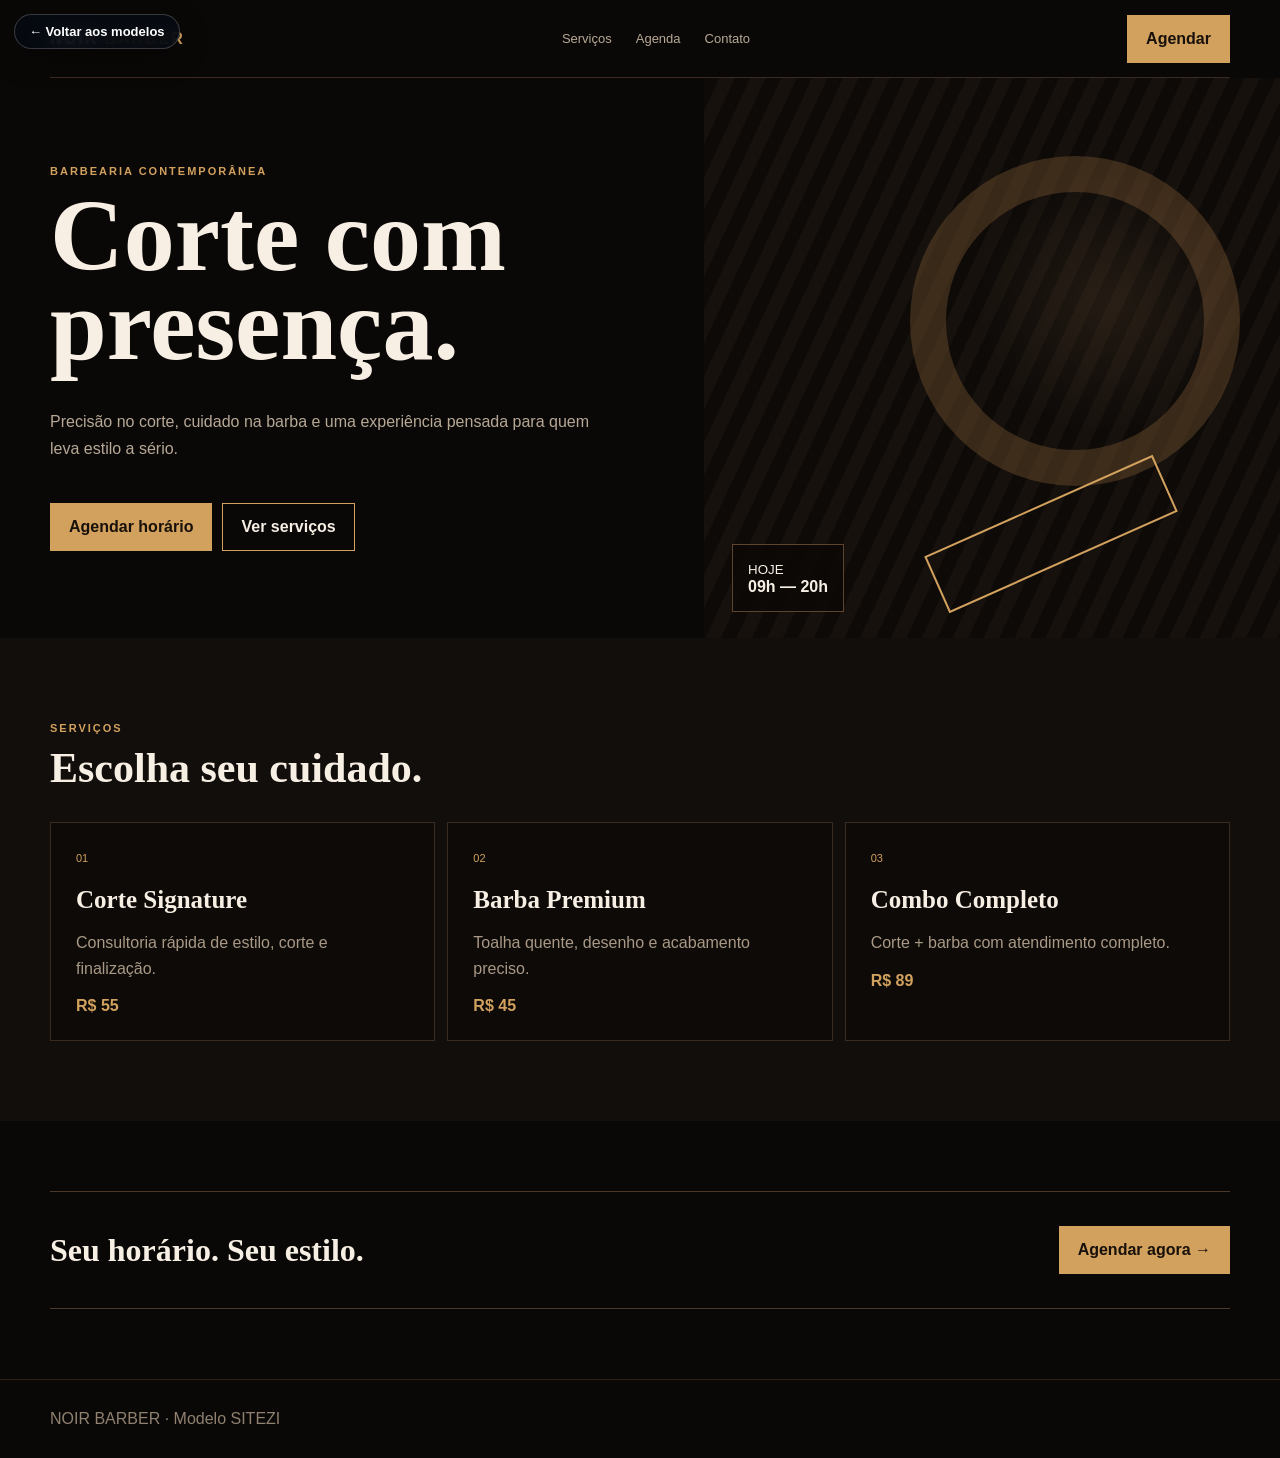
<file: modelo-barbearia.html>
<!doctype html>
<html lang="pt-BR">
<head>
<meta charset="utf-8">
<meta name="viewport" content="width=device-width,initial-scale=1">
<meta name="theme-color" content="#111">
<title>Barbearia — Modelo SITEZI</title>
<style>
*{box-sizing:border-box}html{scroll-behavior:smooth}body{margin:0;font-family:Inter,Arial,sans-serif}a{text-decoration:none;color:inherit}button{font:inherit}

body{background:#0a0807;color:#f8efe4}.wrap{width:min(1180px,calc(100% - 34px));margin:auto}
.nav{height:78px;display:flex;align-items:center;justify-content:space-between;border-bottom:1px solid #3a2a1f}.brand{font-weight:950;letter-spacing:2px}.brand b{color:#d2a15e}.links{display:flex;gap:24px;color:#b8a995;font-size:13px}
.hero{min-height:560px;display:grid;grid-template-columns:1.1fr .9fr}.copy{padding:80px max(18px,calc((100vw - 1180px)/2));padding-right:30px;display:flex;flex-direction:column;justify-content:center}.ey{color:#d2a15e;font-size:11px;letter-spacing:2px;font-weight:900}.copy h1{font-family:Georgia,serif;font-size:clamp(52px,8vw,102px);line-height:.88;margin:14px 0 22px}.copy p{color:#b7a896;max-width:570px;line-height:1.7}.actions{display:flex;gap:10px;margin-top:25px}.btn{padding:14px 18px;border-radius:0;border:1px solid #d2a15e;background:#d2a15e;color:#18100a;font-weight:900}.btn.alt{background:transparent;color:#f8efe4}
.visual{position:relative;overflow:hidden;background:radial-gradient(circle at 70% 40%,#7a5a3c33,transparent 25%),repeating-linear-gradient(115deg,#0d0a08 0 14px,#16110d 14px 28px)}.ring{position:absolute;width:330px;height:330px;border:36px solid #8c6339;opacity:.35;border-radius:50%;right:7%;top:14%}.blade{position:absolute;right:18%;bottom:13%;width:250px;height:62px;border:2px solid #d2a15e;transform:rotate(-24deg)}.stamp{position:absolute;left:28px;bottom:26px;padding:15px;border:1px solid #5d442f;background:#0b0806cc}
.services{padding:80px 0;background:#120e0b}.section-title{font-family:Georgia,serif;font-size:42px;margin:8px 0 30px}.grid{display:grid;grid-template-columns:repeat(3,1fr);gap:12px}.card{border:1px solid #3a2a1f;padding:25px;background:#0d0a08}.card span{color:#d2a15e;font-size:11px}.card h3{font-family:Georgia,serif;font-size:25px;margin:20px 0 10px}.card p{color:#a99986;line-height:1.6}.price{margin-top:16px;font-weight:900;color:#d2a15e}
.quote{padding:70px 0}.quote .box{border-top:1px solid #4c3828;border-bottom:1px solid #4c3828;padding:34px 0;display:flex;justify-content:space-between;gap:20px;align-items:center}.quote strong{font-family:Georgia,serif;font-size:32px}
footer{padding:30px 0;color:#8f806f;border-top:1px solid #2b2018}
@media(max-width:760px){.links{display:none}.hero{grid-template-columns:1fr}.copy{padding:56px 18px}.visual{min-height:330px}.grid{grid-template-columns:1fr}.quote .box{display:block}}

</style>

<style id="sitezi-model-back-v1">
  .sitezi-model-back{
    position:fixed;
    left:14px;
    top:14px;
    z-index:9999;
    display:inline-flex;
    align-items:center;
    gap:8px;
    padding:10px 14px;
    border-radius:999px;
    background:rgba(5,10,18,.88);
    color:#fff;
    border:1px solid rgba(255,255,255,.20);
    backdrop-filter:blur(10px);
    -webkit-backdrop-filter:blur(10px);
    font:800 13px/1 Inter,Arial,sans-serif;
    box-shadow:0 10px 30px rgba(0,0,0,.28);
  }
  .sitezi-model-back:hover{background:rgba(10,20,34,.96)}
  @media(max-width:620px){
    .sitezi-model-back{
      left:10px;
      top:10px;
      padding:9px 12px;
      font-size:12px;
    }
  }
</style>

</head>
<body class="barber">
<a class="sitezi-model-back" href="modelos.html" aria-label="Voltar aos modelos">← Voltar aos modelos</a>


<header class="nav wrap"><div class="brand">NOIR <b>BARBER</b></div><nav class="links"><a href="#servicos">Serviços</a><a href="#agenda">Agenda</a><a href="#contato">Contato</a></nav><a class="btn" href="#agenda">Agendar</a></header>
<main>
<section class="hero"><div class="copy"><span class="ey">BARBEARIA CONTEMPORÂNEA</span><h1>Corte com presença.</h1><p>Precisão no corte, cuidado na barba e uma experiência pensada para quem leva estilo a sério.</p><div class="actions"><a class="btn" href="#agenda">Agendar horário</a><a class="btn alt" href="#servicos">Ver serviços</a></div></div><div class="visual"><div class="ring"></div><div class="blade"></div><div class="stamp"><small>HOJE</small><br><b>09h — 20h</b></div></div></section>
<section class="services" id="servicos"><div class="wrap"><span class="ey">SERVIÇOS</span><h2 class="section-title">Escolha seu cuidado.</h2><div class="grid"><article class="card"><span>01</span><h3>Corte Signature</h3><p>Consultoria rápida de estilo, corte e finalização.</p><div class="price">R$ 55</div></article><article class="card"><span>02</span><h3>Barba Premium</h3><p>Toalha quente, desenho e acabamento preciso.</p><div class="price">R$ 45</div></article><article class="card"><span>03</span><h3>Combo Completo</h3><p>Corte + barba com atendimento completo.</p><div class="price">R$ 89</div></article></div></div></section>
<section class="quote"><div class="wrap box"><strong>Seu horário. Seu estilo.</strong><a class="btn" href="#agenda">Agendar agora →</a></div></section>
</main><footer><div class="wrap">NOIR BARBER · Modelo SITEZI</div></footer>

</body></html>
</file>
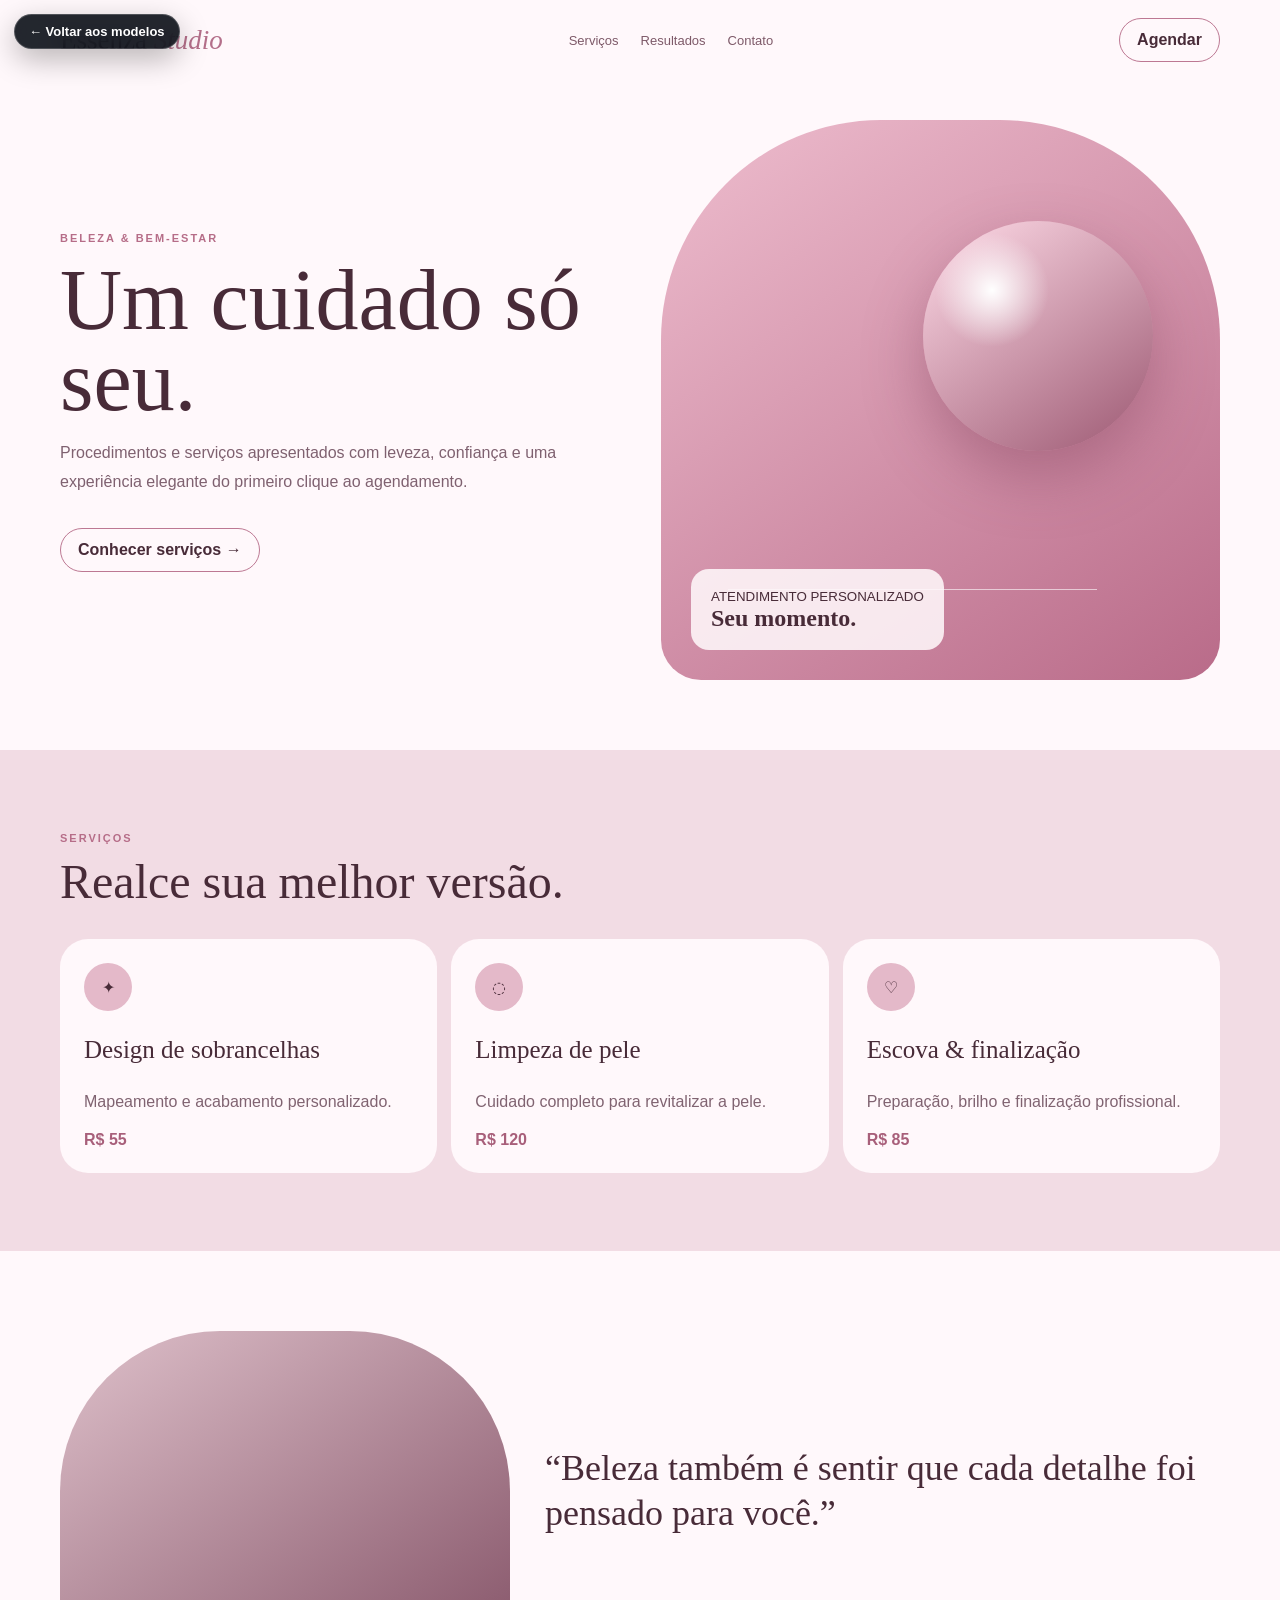
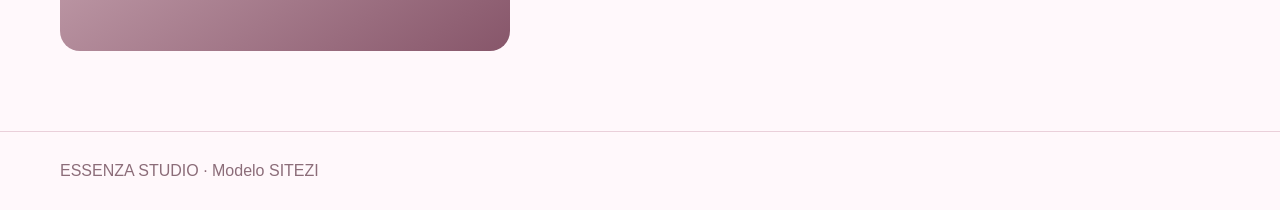
<file: modelo-estetica.html>
<!doctype html>
<html lang="pt-BR">
<head>
<meta charset="utf-8">
<meta name="viewport" content="width=device-width,initial-scale=1">
<meta name="theme-color" content="#111">
<title>Estética & salão — Modelo SITEZI</title>
<style>
*{box-sizing:border-box}html{scroll-behavior:smooth}body{margin:0;font-family:Inter,Arial,sans-serif}a{text-decoration:none;color:inherit}button{font:inherit}

body{background:#fff8fb;color:#482b38}.wrap{width:min(1160px,calc(100% - 34px));margin:auto}.nav{height:80px;display:flex;justify-content:space-between;align-items:center}.brand{font-family:Georgia,serif;font-size:27px}.brand i{color:#b46f8a}.links{display:flex;gap:22px;font-size:13px;color:#7e5a69}.book{padding:12px 17px;border:1px solid #bd7893;border-radius:999px;font-weight:900}
.hero{padding:40px 0 70px}.hero-grid{display:grid;grid-template-columns:1fr 1fr;gap:42px;align-items:center}.ey{color:#b66d88;font-size:11px;font-weight:900;letter-spacing:2px}.copy h1{font-family:Georgia,serif;font-weight:500;font-size:clamp(54px,7vw,86px);line-height:.95;margin:14px 0}.copy p{color:#7f6170;line-height:1.8}.visual{height:560px;border-radius:220px 220px 40px 40px;background:linear-gradient(145deg,#eebdce,#b96b89);position:relative;overflow:hidden}.orb{position:absolute;width:230px;height:230px;border-radius:50%;background:radial-gradient(circle at 30% 30%,#fff,transparent 25%),linear-gradient(145deg,#ffdce8,#9c5872);right:12%;top:18%;box-shadow:0 25px 60px #7b3c5666}.line{position:absolute;left:12%;bottom:16%;width:66%;height:1px;background:#fff9}.note{position:absolute;left:30px;bottom:30px;background:#fff8fbdd;padding:18px 20px;border-radius:18px}.note b{display:block;font-family:Georgia,serif;font-size:24px}
.services{padding:78px 0;background:#f2dce4}.services h2{font-family:Georgia,serif;font-size:48px;font-weight:500;margin:8px 0 30px}.service-grid{display:grid;grid-template-columns:repeat(3,1fr);gap:14px}.card{background:#fff8fb;padding:24px;border-radius:28px}.icon{width:48px;height:48px;border-radius:50%;background:#e4b9c9;display:grid;place-items:center}.card h3{font-family:Georgia,serif;font-size:25px;font-weight:500}.card p{color:#806371;line-height:1.6}.card strong{color:#a85f7a}.test{padding:80px 0}.test .box{display:grid;grid-template-columns:.8fr 1.2fr;gap:35px;align-items:center}.portrait{height:320px;border-radius:160px 160px 20px 20px;background:linear-gradient(145deg,#dec0ca,#87566a)}.quote{font-family:Georgia,serif;font-size:36px;line-height:1.25}footer{padding:30px 0;border-top:1px solid #ead0da;color:#8c6d79}
@media(max-width:760px){.links{display:none}.hero-grid,.test .box{grid-template-columns:1fr}.visual{height:380px}.service-grid{grid-template-columns:1fr}}

</style>

<style id="sitezi-model-back-v1">
  .sitezi-model-back{
    position:fixed;
    left:14px;
    top:14px;
    z-index:9999;
    display:inline-flex;
    align-items:center;
    gap:8px;
    padding:10px 14px;
    border-radius:999px;
    background:rgba(5,10,18,.88);
    color:#fff;
    border:1px solid rgba(255,255,255,.20);
    backdrop-filter:blur(10px);
    -webkit-backdrop-filter:blur(10px);
    font:800 13px/1 Inter,Arial,sans-serif;
    box-shadow:0 10px 30px rgba(0,0,0,.28);
  }
  .sitezi-model-back:hover{background:rgba(10,20,34,.96)}
  @media(max-width:620px){
    .sitezi-model-back{
      left:10px;
      top:10px;
      padding:9px 12px;
      font-size:12px;
    }
  }
</style>

</head>
<body class="beauty">
<a class="sitezi-model-back" href="modelos.html" aria-label="Voltar aos modelos">← Voltar aos modelos</a>


<header class="nav wrap"><div class="brand">Essenza <i>Studio</i></div><nav class="links"><a href="#servicos">Serviços</a><a href="#resultados">Resultados</a><a href="#contato">Contato</a></nav><a class="book" href="#servicos">Agendar</a></header>
<main><section class="hero"><div class="wrap hero-grid"><div class="copy"><span class="ey">BELEZA & BEM-ESTAR</span><h1>Um cuidado só seu.</h1><p>Procedimentos e serviços apresentados com leveza, confiança e uma experiência elegante do primeiro clique ao agendamento.</p><a class="book" style="display:inline-block;margin-top:16px" href="#servicos">Conhecer serviços →</a></div><div class="visual"><div class="orb"></div><div class="line"></div><div class="note"><small>ATENDIMENTO PERSONALIZADO</small><b>Seu momento.</b></div></div></div></section>
<section class="services" id="servicos"><div class="wrap"><span class="ey">SERVIÇOS</span><h2>Realce sua melhor versão.</h2><div class="service-grid"><article class="card"><div class="icon">✦</div><h3>Design de sobrancelhas</h3><p>Mapeamento e acabamento personalizado.</p><strong>R$ 55</strong></article><article class="card"><div class="icon">◌</div><h3>Limpeza de pele</h3><p>Cuidado completo para revitalizar a pele.</p><strong>R$ 120</strong></article><article class="card"><div class="icon">♡</div><h3>Escova & finalização</h3><p>Preparação, brilho e finalização profissional.</p><strong>R$ 85</strong></article></div></div></section>
<section class="test" id="resultados"><div class="wrap box"><div class="portrait"></div><div class="quote">“Beleza também é sentir que cada detalhe foi pensado para você.”</div></div></section></main><footer><div class="wrap">ESSENZA STUDIO · Modelo SITEZI</div></footer>

</body></html>
</file>
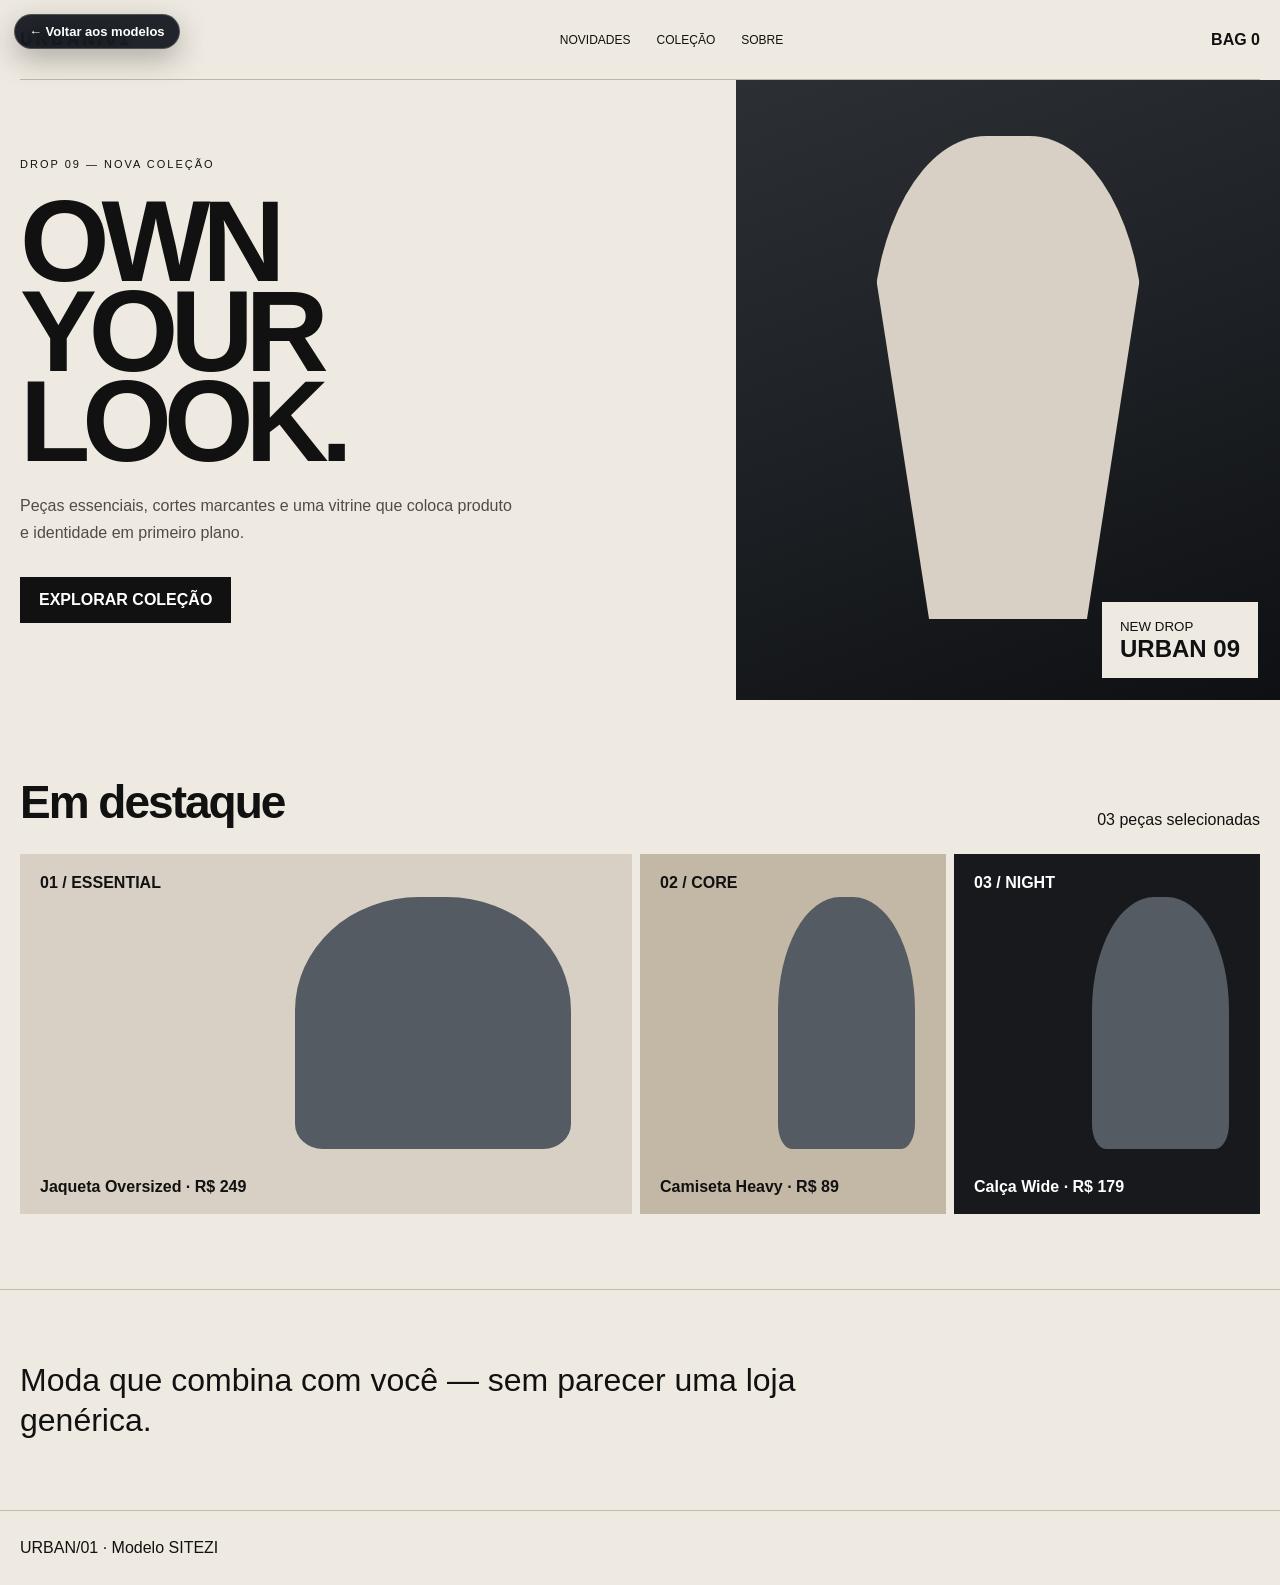
<file: modelo-loja.html>
<!doctype html>
<html lang="pt-BR">
<head>
<meta charset="utf-8">
<meta name="viewport" content="width=device-width,initial-scale=1">
<meta name="theme-color" content="#111">
<title>Loja de roupas — Modelo SITEZI</title>
<style>
*{box-sizing:border-box}html{scroll-behavior:smooth}body{margin:0;font-family:Inter,Arial,sans-serif}a{text-decoration:none;color:inherit}button{font:inherit}

body{background:#efeae1;color:#111}.wrap{width:min(1240px,calc(100% - 30px));margin:auto}.nav{height:80px;display:flex;justify-content:space-between;align-items:center;border-bottom:1px solid #bfb6a9}.brand{font-weight:950;letter-spacing:4px}.links{display:flex;gap:26px;font-size:12px;text-transform:uppercase}.bag{font-weight:900}.hero{display:grid;grid-template-columns:1.15fr .85fr;min-height:620px}.left{padding:74px max(18px,calc((100vw - 1240px)/2));padding-right:35px}.label{font-size:11px;letter-spacing:2px}.left h1{font-family:Arial Black,Arial,sans-serif;font-size:clamp(65px,9vw,128px);line-height:.78;letter-spacing:-8px;margin:25px 0}.left p{max-width:500px;line-height:1.7;color:#514b45}.cta{display:inline-block;background:#111;color:#fff;padding:14px 19px;margin-top:15px;font-weight:900}.right{background:linear-gradient(160deg,#2c3035,#0e1013);position:relative;overflow:hidden}.silhouette{position:absolute;left:25%;top:9%;width:50%;height:78%;background:#d8d0c5;border-radius:42% 42% 4% 4%;clip-path:polygon(25% 0,75% 0,100% 24%,79% 100%,21% 100%,0 24%)}.tagbox{position:absolute;right:22px;bottom:22px;background:#efeae1;padding:15px 18px}.tagbox b{display:block;font-size:24px}
.products{padding:75px 0}.head{display:flex;justify-content:space-between;align-items:end;margin-bottom:25px}.head h2{font-size:46px;margin:0;letter-spacing:-2px}.product-grid{display:grid;grid-template-columns:2fr 1fr 1fr;gap:8px}.product{min-height:360px;background:#d8d0c5;position:relative;overflow:hidden;padding:20px}.product:nth-child(2){background:#c3b7a5}.product:nth-child(3){background:#17191c;color:white}.product:after{content:"";position:absolute;width:45%;height:70%;right:10%;top:12%;background:#555b63;border-radius:45% 45% 10% 10%}.product b,.product span{position:relative;z-index:2}.product span{position:absolute;bottom:18px;left:20px;font-weight:900}.manifest{padding:70px 0;border-top:1px solid #c2baae}.manifest p{font-size:32px;line-height:1.25;max-width:850px;margin:0}footer{padding:28px 0;border-top:1px solid #c2baae}
@media(max-width:760px){.links{display:none}.hero{grid-template-columns:1fr}.right{min-height:360px}.left h1{letter-spacing:-5px}.product-grid{grid-template-columns:1fr}.head{display:block}}

</style>

<style id="sitezi-model-back-v1">
  .sitezi-model-back{
    position:fixed;
    left:14px;
    top:14px;
    z-index:9999;
    display:inline-flex;
    align-items:center;
    gap:8px;
    padding:10px 14px;
    border-radius:999px;
    background:rgba(5,10,18,.88);
    color:#fff;
    border:1px solid rgba(255,255,255,.20);
    backdrop-filter:blur(10px);
    -webkit-backdrop-filter:blur(10px);
    font:800 13px/1 Inter,Arial,sans-serif;
    box-shadow:0 10px 30px rgba(0,0,0,.28);
  }
  .sitezi-model-back:hover{background:rgba(10,20,34,.96)}
  @media(max-width:620px){
    .sitezi-model-back{
      left:10px;
      top:10px;
      padding:9px 12px;
      font-size:12px;
    }
  }
</style>

</head>
<body class="fashion">
<a class="sitezi-model-back" href="modelos.html" aria-label="Voltar aos modelos">← Voltar aos modelos</a>


<header class="nav wrap"><div class="brand">URBAN/01</div><nav class="links"><a href="#novidades">Novidades</a><a href="#colecao">Coleção</a><a href="#sobre">Sobre</a></nav><div class="bag">BAG 0</div></header>
<main><section class="hero"><div class="left"><span class="label">DROP 09 — NOVA COLEÇÃO</span><h1>OWN<br>YOUR<br>LOOK.</h1><p>Peças essenciais, cortes marcantes e uma vitrine que coloca produto e identidade em primeiro plano.</p><a class="cta" href="#colecao">EXPLORAR COLEÇÃO</a></div><div class="right"><div class="silhouette"></div><div class="tagbox"><small>NEW DROP</small><b>URBAN 09</b></div></div></section>
<section class="products" id="colecao"><div class="wrap"><div class="head"><h2>Em destaque</h2><span>03 peças selecionadas</span></div><div class="product-grid"><article class="product"><b>01 / ESSENTIAL</b><span>Jaqueta Oversized · R$ 249</span></article><article class="product"><b>02 / CORE</b><span>Camiseta Heavy · R$ 89</span></article><article class="product"><b>03 / NIGHT</b><span>Calça Wide · R$ 179</span></article></div></div></section>
<section class="manifest"><div class="wrap"><p>Moda que combina com você — sem parecer uma loja genérica.</p></div></section></main><footer><div class="wrap">URBAN/01 · Modelo SITEZI</div></footer>

</body></html>
</file>
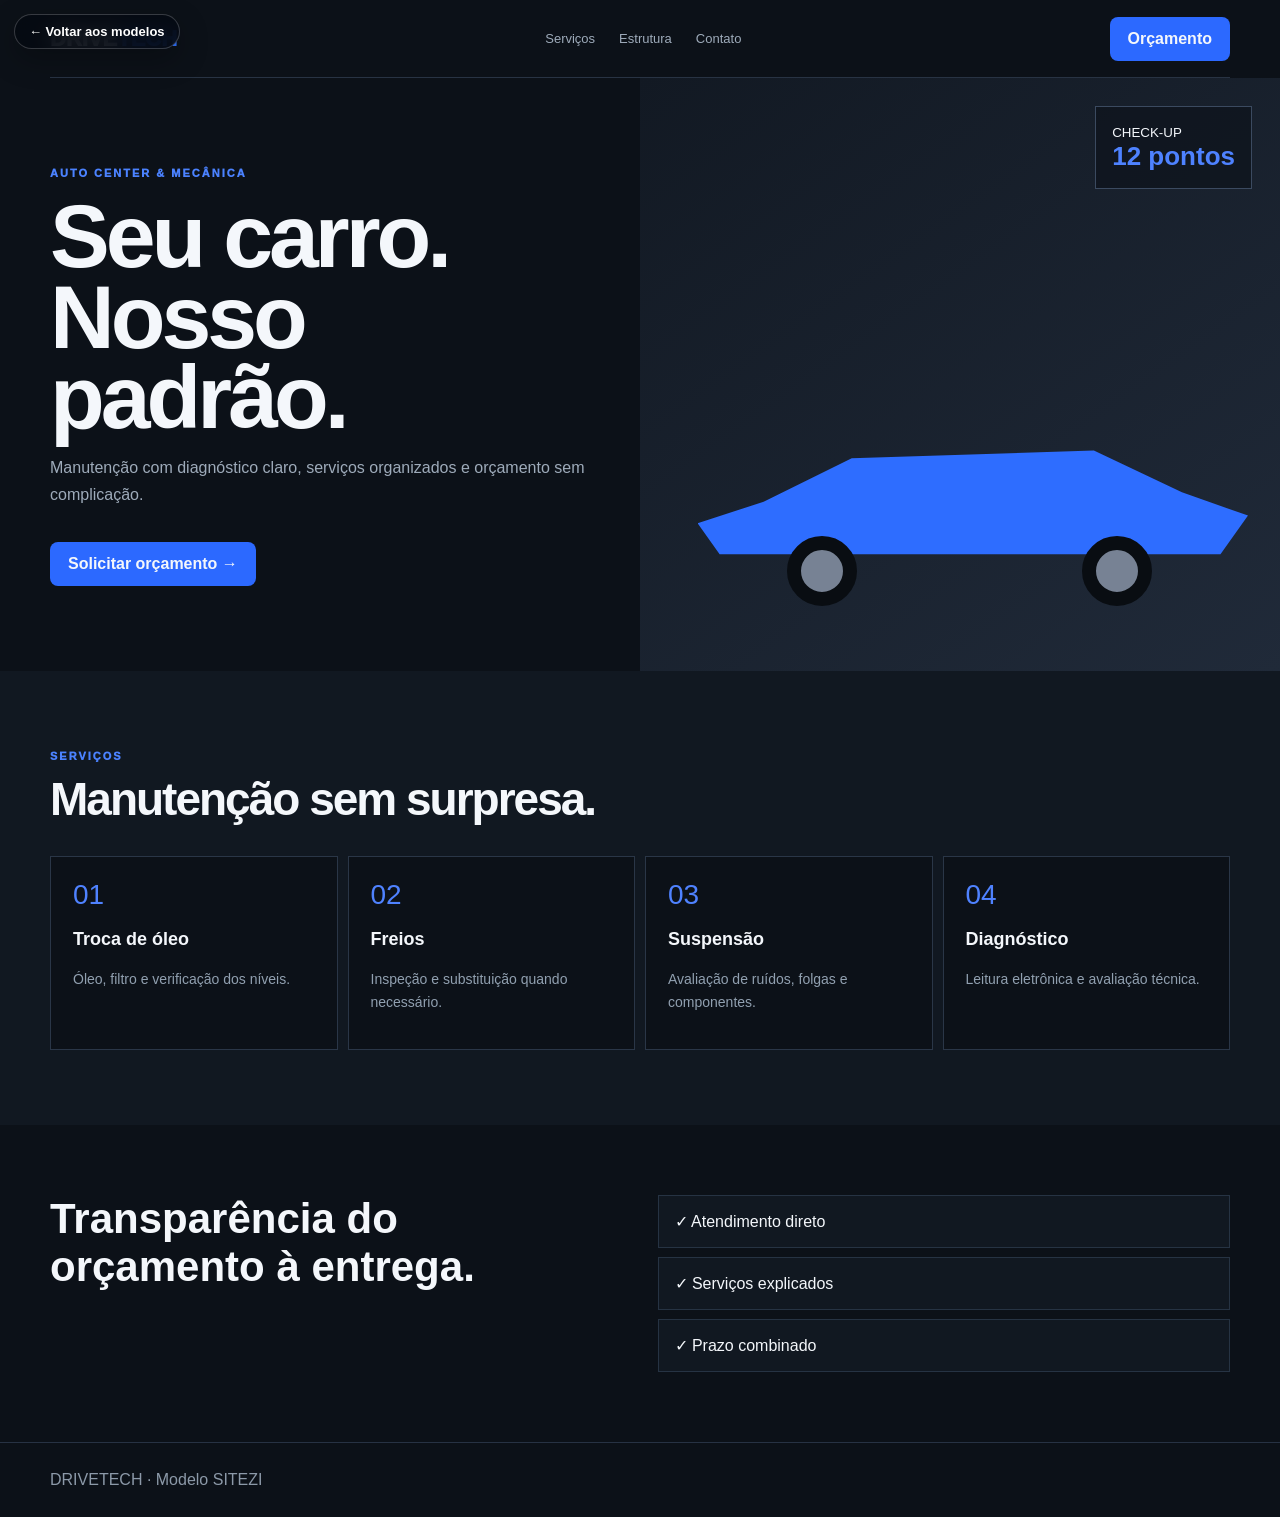
<file: modelo-oficina.html>
<!doctype html>
<html lang="pt-BR">
<head>
<meta charset="utf-8">
<meta name="viewport" content="width=device-width,initial-scale=1">
<meta name="theme-color" content="#111">
<title>Oficina / Auto Center — Modelo SITEZI</title>
<style>
*{box-sizing:border-box}html{scroll-behavior:smooth}body{margin:0;font-family:Inter,Arial,sans-serif}a{text-decoration:none;color:inherit}button{font:inherit}

body{background:#0c1118;color:#f4f7fb}.wrap{width:min(1180px,calc(100% - 34px));margin:auto}.nav{height:78px;display:flex;justify-content:space-between;align-items:center;border-bottom:1px solid #283343}.brand{font-weight:950;font-size:22px}.brand span{color:#2f71ff}.links{display:flex;gap:24px;color:#9eabba;font-size:13px}.quote-btn{background:#2c69ff;padding:13px 18px;font-weight:900;border-radius:8px}
.hero{min-height:570px;display:grid;grid-template-columns:1fr 1fr}.copy{padding:85px max(18px,calc((100vw - 1180px)/2));padding-right:30px}.ey{color:#4b82ff;font-size:11px;font-weight:950;letter-spacing:2px}.copy h1{font-family:Arial Black,Arial,sans-serif;font-size:clamp(54px,7vw,90px);line-height:.9;letter-spacing:-4px;margin:15px 0}.copy p{color:#9eabba;line-height:1.7}.visual{position:relative;background:linear-gradient(145deg,#121923,#202a39);overflow:hidden}.car{position:absolute;left:9%;right:5%;bottom:15%;height:155px;background:#2e6dff;clip-path:polygon(12% 48%,28% 20%,72% 15%,88% 42%,100% 57%,95% 82%,4% 82%,0 62%);filter:drop-shadow(0 20px 40px #000)}.wheel{position:absolute;width:70px;height:70px;border:14px solid #090d12;background:#778294;border-radius:50%;bottom:11%}.w1{left:23%}.w2{right:20%}.metric{position:absolute;top:28px;right:28px;border:1px solid #3b4a60;padding:16px;background:#0e141dcc}.metric b{display:block;font-size:26px;color:#4e82ff}
.services{padding:75px 0;background:#111821}.head{display:flex;justify-content:space-between;align-items:end}.head h2{font-size:46px;letter-spacing:-2px;margin:8px 0 30px}.grid{display:grid;grid-template-columns:repeat(4,1fr);gap:10px}.card{padding:22px;border:1px solid #2a3647;background:#0c1118}.card span{display:block;color:#4f82ff;font-size:28px}.card h3{font-size:18px}.card p{color:#91a0b0;line-height:1.6;font-size:14px}.trust{padding:70px 0}.trust-grid{display:grid;grid-template-columns:1fr 1fr;gap:35px}.trust h2{font-size:42px;margin:0}.checks{display:grid;gap:9px}.checks div{padding:16px;border:1px solid #263343;background:#111821}footer{padding:28px 0;border-top:1px solid #273243;color:#8c99a8}
@media(max-width:760px){.links{display:none}.hero,.trust-grid{grid-template-columns:1fr}.visual{min-height:340px}.grid{grid-template-columns:1fr 1fr}}

</style>

<style id="sitezi-model-back-v1">
  .sitezi-model-back{
    position:fixed;
    left:14px;
    top:14px;
    z-index:9999;
    display:inline-flex;
    align-items:center;
    gap:8px;
    padding:10px 14px;
    border-radius:999px;
    background:rgba(5,10,18,.88);
    color:#fff;
    border:1px solid rgba(255,255,255,.20);
    backdrop-filter:blur(10px);
    -webkit-backdrop-filter:blur(10px);
    font:800 13px/1 Inter,Arial,sans-serif;
    box-shadow:0 10px 30px rgba(0,0,0,.28);
  }
  .sitezi-model-back:hover{background:rgba(10,20,34,.96)}
  @media(max-width:620px){
    .sitezi-model-back{
      left:10px;
      top:10px;
      padding:9px 12px;
      font-size:12px;
    }
  }
</style>

</head>
<body class="auto">
<a class="sitezi-model-back" href="modelos.html" aria-label="Voltar aos modelos">← Voltar aos modelos</a>


<header class="nav wrap"><div class="brand">DRIVE<span>TECH</span></div><nav class="links"><a href="#servicos">Serviços</a><a href="#estrutura">Estrutura</a><a href="#contato">Contato</a></nav><a class="quote-btn" href="#servicos">Orçamento</a></header>
<main><section class="hero"><div class="copy"><span class="ey">AUTO CENTER & MECÂNICA</span><h1>Seu carro. Nosso padrão.</h1><p>Manutenção com diagnóstico claro, serviços organizados e orçamento sem complicação.</p><a class="quote-btn" style="display:inline-block;margin-top:18px" href="#servicos">Solicitar orçamento →</a></div><div class="visual"><div class="metric"><small>CHECK-UP</small><b>12 pontos</b></div><div class="car"></div><div class="wheel w1"></div><div class="wheel w2"></div></div></section>
<section class="services" id="servicos"><div class="wrap"><div class="head"><div><span class="ey">SERVIÇOS</span><h2>Manutenção sem surpresa.</h2></div></div><div class="grid"><article class="card"><span>01</span><h3>Troca de óleo</h3><p>Óleo, filtro e verificação dos níveis.</p></article><article class="card"><span>02</span><h3>Freios</h3><p>Inspeção e substituição quando necessário.</p></article><article class="card"><span>03</span><h3>Suspensão</h3><p>Avaliação de ruídos, folgas e componentes.</p></article><article class="card"><span>04</span><h3>Diagnóstico</h3><p>Leitura eletrônica e avaliação técnica.</p></article></div></div></section>
<section class="trust" id="estrutura"><div class="wrap trust-grid"><h2>Transparência do orçamento à entrega.</h2><div class="checks"><div>✓ Atendimento direto</div><div>✓ Serviços explicados</div><div>✓ Prazo combinado</div></div></div></section></main><footer><div class="wrap">DRIVETECH · Modelo SITEZI</div></footer>

</body></html>
</file>
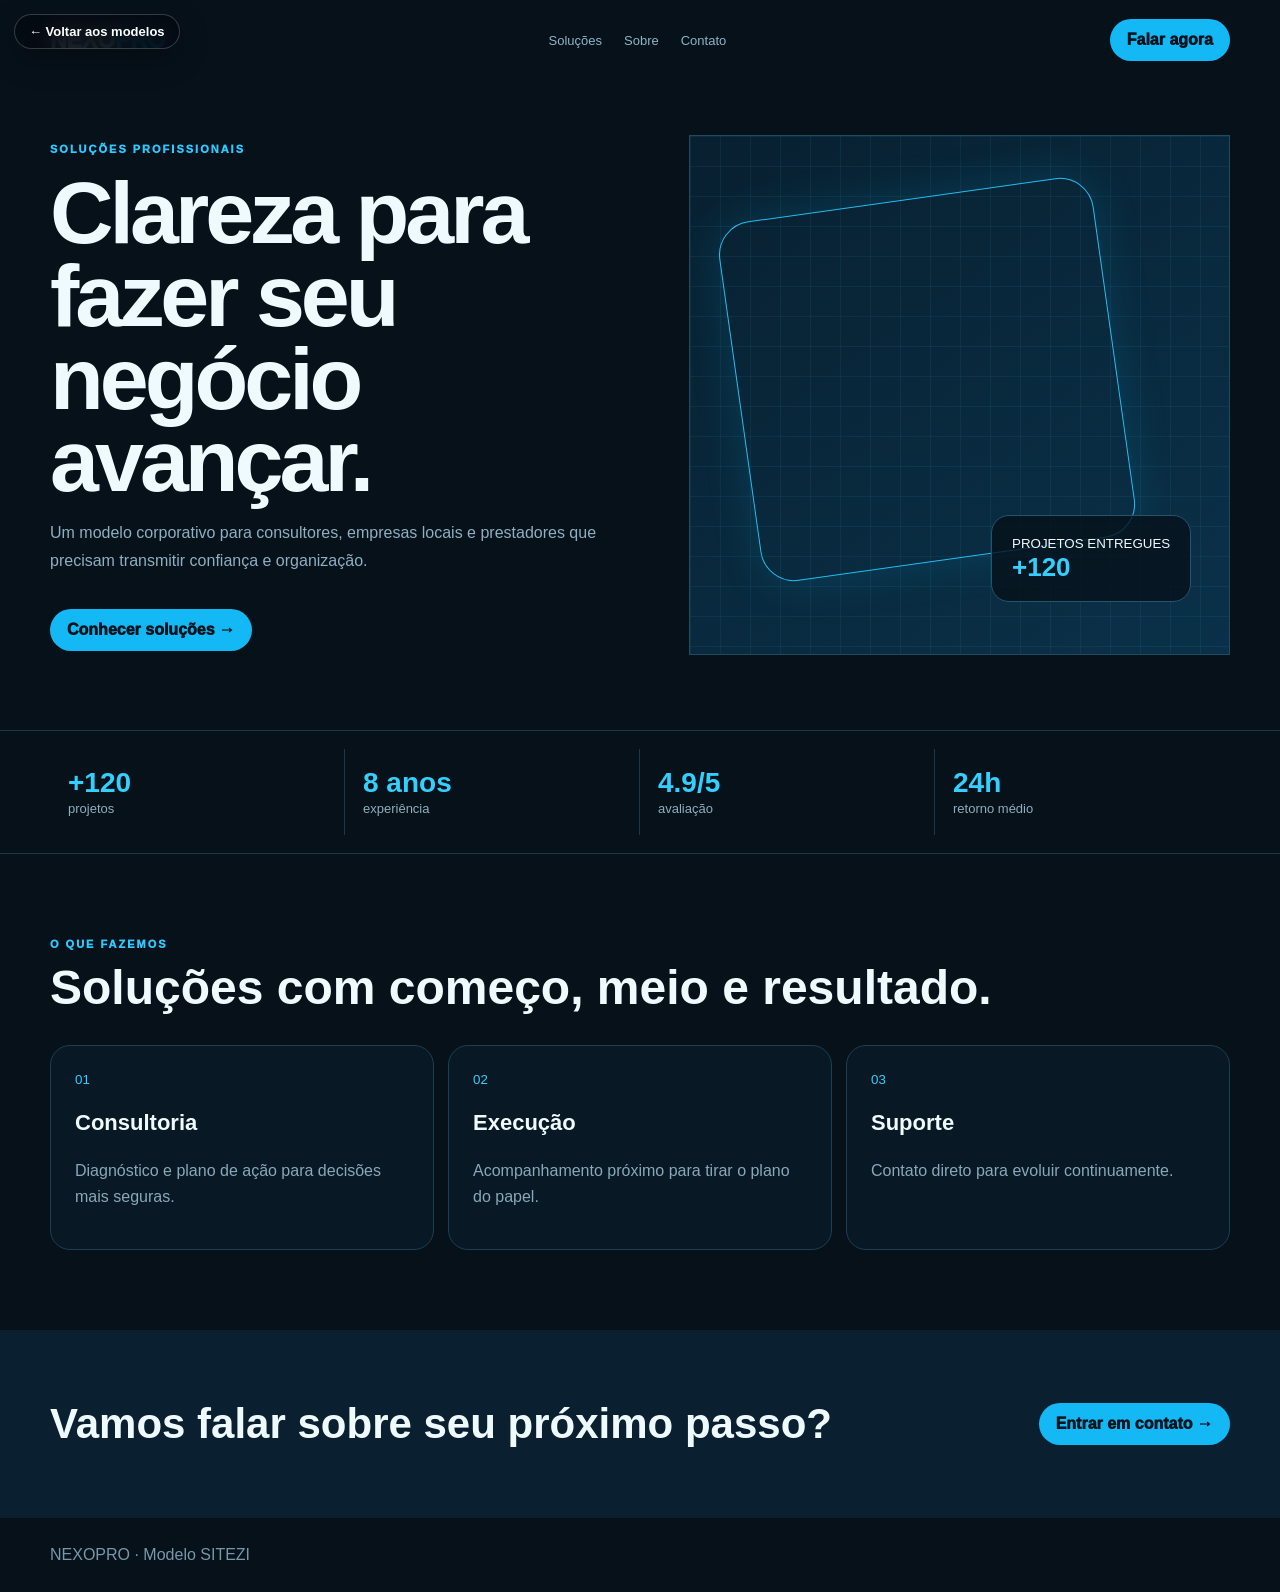
<file: modelo-profissional.html>
<!doctype html>
<html lang="pt-BR">
<head>
<meta charset="utf-8">
<meta name="viewport" content="width=device-width,initial-scale=1">
<meta name="theme-color" content="#111">
<title>Profissional / Empresa — Modelo SITEZI</title>
<style>
*{box-sizing:border-box}html{scroll-behavior:smooth}body{margin:0;font-family:Inter,Arial,sans-serif}a{text-decoration:none;color:inherit}button{font:inherit}

body{background:#06111a;color:#effaff}.wrap{width:min(1180px,calc(100% - 34px));margin:auto}.nav{height:80px;display:flex;justify-content:space-between;align-items:center}.brand{font-weight:950;font-size:23px}.brand span{color:#16b9ff}.links{display:flex;gap:22px;color:#8db5c9;font-size:13px}.contact{padding:12px 17px;border-radius:999px;background:#14b8f4;color:#00131d;font-weight:950}
.hero{padding:55px 0 75px}.hero-grid{display:grid;grid-template-columns:1.05fr .95fr;gap:40px;align-items:center}.ey{font-size:11px;letter-spacing:2px;color:#2ec9ff;font-weight:950}.copy h1{font-size:clamp(55px,7vw,88px);line-height:.94;letter-spacing:-4px;margin:15px 0}.copy p{color:#8db0c2;line-height:1.75;max-width:620px}.visual{height:520px;border:1px solid #1f4b62;background:linear-gradient(145deg,#082030,#0a3149);position:relative;overflow:hidden}.gridbg{position:absolute;inset:0;background-image:linear-gradient(#41d1ff12 1px,transparent 1px),linear-gradient(90deg,#41d1ff12 1px,transparent 1px);background-size:30px 30px}.panel{position:absolute;left:9%;top:12%;width:70%;height:70%;border:1px solid #25bdf1;border-radius:34px;transform:rotate(-8deg);box-shadow:0 0 45px #0ec6ff26}.float{position:absolute;right:7%;bottom:10%;background:#06111acc;border:1px solid #24556d;padding:18px 20px;border-radius:18px}.float b{display:block;font-size:26px;color:#32cfff}
.stats{padding:18px 0;border-block:1px solid #19394b}.stats .wrap{display:grid;grid-template-columns:repeat(4,1fr)}.stat{padding:18px;border-right:1px solid #19394b}.stat:last-child{border-right:0}.stat b{display:block;font-size:28px;color:#33cfff}.stat span{color:#8faebe;font-size:13px}
.services{padding:80px 0}.services h2{font-size:48px;margin:8px 0 30px}.grid{display:grid;grid-template-columns:repeat(3,1fr);gap:14px}.card{border:1px solid #1c4053;padding:24px;background:#081824;border-radius:20px}.card small{color:#32cfff}.card h3{font-size:22px}.card p{color:#89a8b9;line-height:1.6}.cta{padding:70px 0;background:#0a2030}.cta .box{display:flex;justify-content:space-between;align-items:center;gap:25px}.cta h2{font-size:42px;margin:0}footer{padding:28px 0;color:#7598aa}
@media(max-width:760px){.links{display:none}.hero-grid{grid-template-columns:1fr}.visual{height:350px}.stats .wrap{grid-template-columns:1fr 1fr}.grid{grid-template-columns:1fr}.cta .box{display:block}}

</style>

<style id="sitezi-model-back-v1">
  .sitezi-model-back{
    position:fixed;
    left:14px;
    top:14px;
    z-index:9999;
    display:inline-flex;
    align-items:center;
    gap:8px;
    padding:10px 14px;
    border-radius:999px;
    background:rgba(5,10,18,.88);
    color:#fff;
    border:1px solid rgba(255,255,255,.20);
    backdrop-filter:blur(10px);
    -webkit-backdrop-filter:blur(10px);
    font:800 13px/1 Inter,Arial,sans-serif;
    box-shadow:0 10px 30px rgba(0,0,0,.28);
  }
  .sitezi-model-back:hover{background:rgba(10,20,34,.96)}
  @media(max-width:620px){
    .sitezi-model-back{
      left:10px;
      top:10px;
      padding:9px 12px;
      font-size:12px;
    }
  }
</style>

</head>
<body class="professional">
<a class="sitezi-model-back" href="modelos.html" aria-label="Voltar aos modelos">← Voltar aos modelos</a>


<header class="nav wrap"><div class="brand">NEXO<span>PRO</span></div><nav class="links"><a href="#solucoes">Soluções</a><a href="#sobre">Sobre</a><a href="#contato">Contato</a></nav><a class="contact" href="#contato">Falar agora</a></header>
<main><section class="hero"><div class="wrap hero-grid"><div class="copy"><span class="ey">SOLUÇÕES PROFISSIONAIS</span><h1>Clareza para fazer seu negócio avançar.</h1><p>Um modelo corporativo para consultores, empresas locais e prestadores que precisam transmitir confiança e organização.</p><a class="contact" style="display:inline-block;margin-top:18px" href="#solucoes">Conhecer soluções →</a></div><div class="visual"><div class="gridbg"></div><div class="panel"></div><div class="float"><small>PROJETOS ENTREGUES</small><b>+120</b></div></div></div></section>
<section class="stats"><div class="wrap"><div class="stat"><b>+120</b><span>projetos</span></div><div class="stat"><b>8 anos</b><span>experiência</span></div><div class="stat"><b>4.9/5</b><span>avaliação</span></div><div class="stat"><b>24h</b><span>retorno médio</span></div></div></section>
<section class="services" id="solucoes"><div class="wrap"><span class="ey">O QUE FAZEMOS</span><h2>Soluções com começo, meio e resultado.</h2><div class="grid"><article class="card"><small>01</small><h3>Consultoria</h3><p>Diagnóstico e plano de ação para decisões mais seguras.</p></article><article class="card"><small>02</small><h3>Execução</h3><p>Acompanhamento próximo para tirar o plano do papel.</p></article><article class="card"><small>03</small><h3>Suporte</h3><p>Contato direto para evoluir continuamente.</p></article></div></div></section>
<section class="cta" id="contato"><div class="wrap box"><h2>Vamos falar sobre seu próximo passo?</h2><a class="contact" href="#">Entrar em contato →</a></div></section></main><footer><div class="wrap">NEXOPRO · Modelo SITEZI</div></footer>

</body></html>
</file>
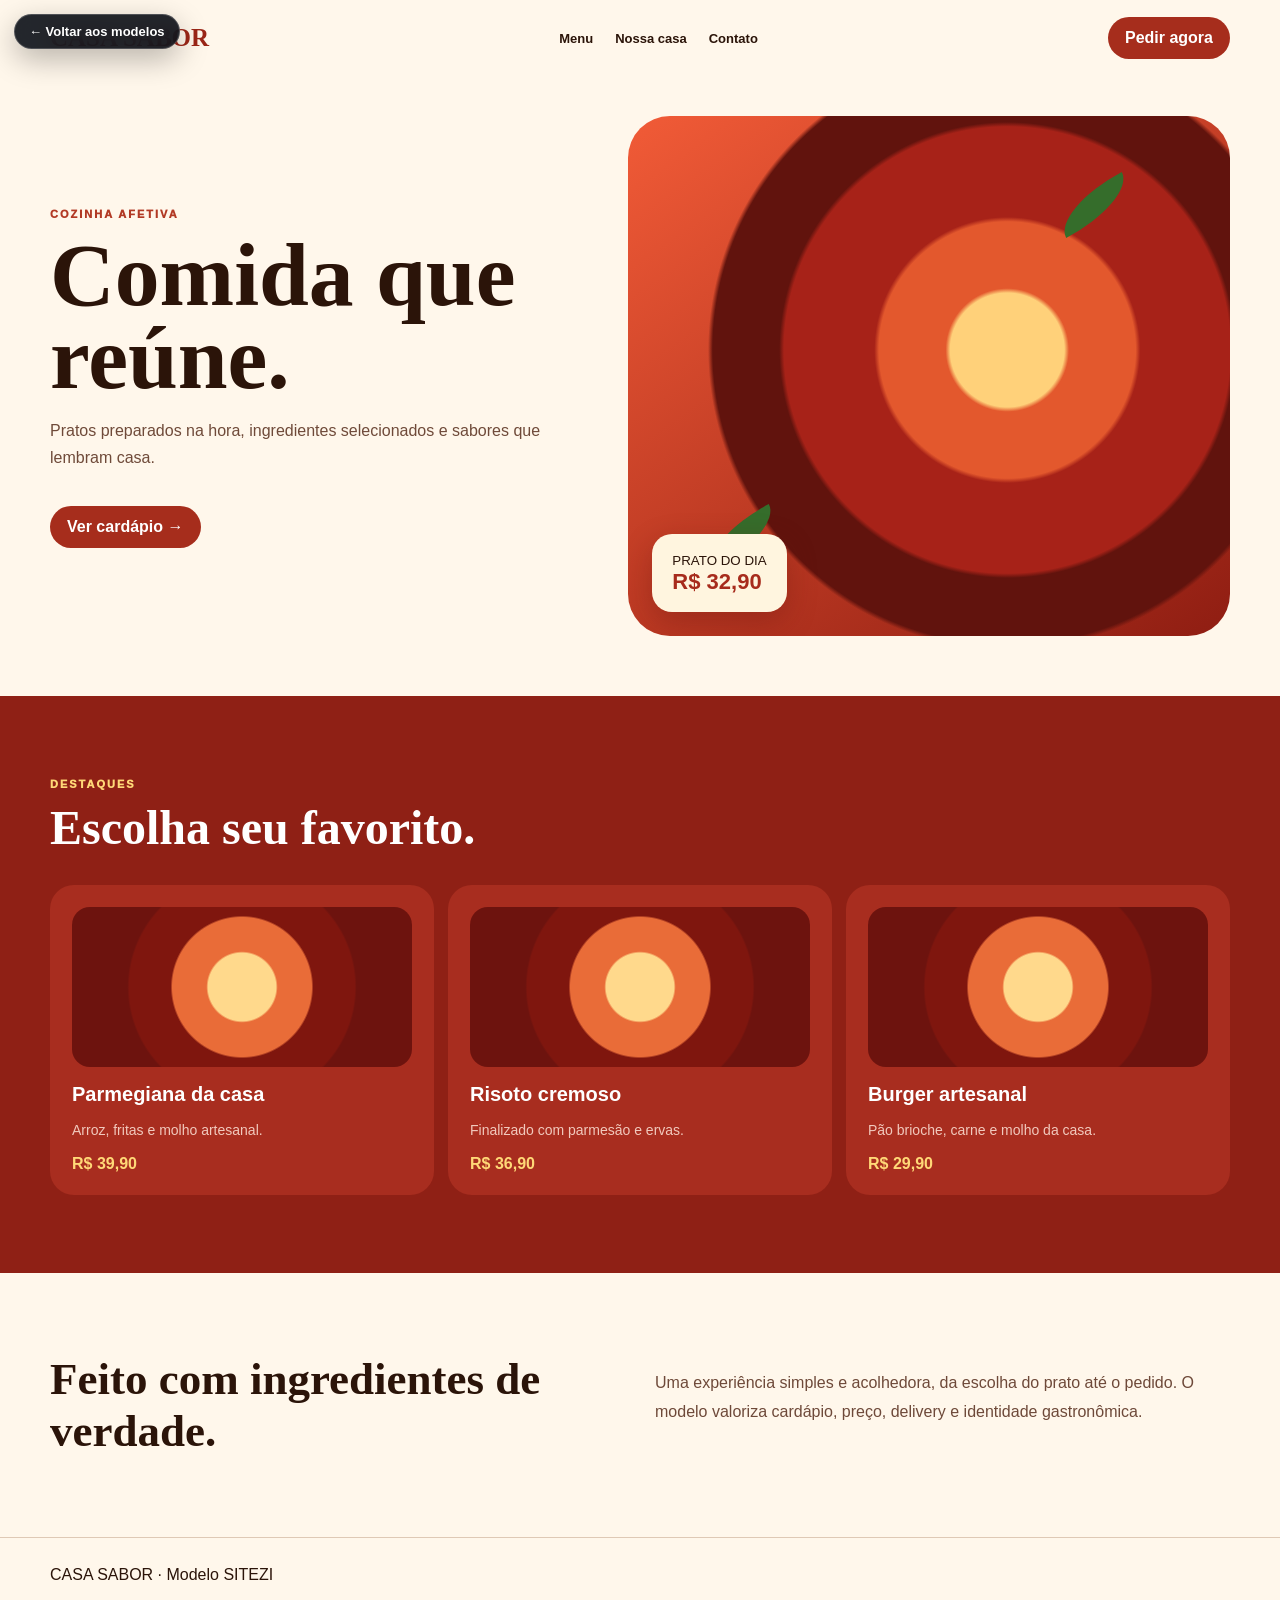
<file: modelo-restaurante.html>
<!doctype html>
<html lang="pt-BR">
<head>
<meta charset="utf-8">
<meta name="viewport" content="width=device-width,initial-scale=1">
<meta name="theme-color" content="#111">
<title>Restaurante — Modelo SITEZI</title>
<style>
*{box-sizing:border-box}html{scroll-behavior:smooth}body{margin:0;font-family:Inter,Arial,sans-serif}a{text-decoration:none;color:inherit}button{font:inherit}

body{background:#fff7eb;color:#2b1409}.wrap{width:min(1180px,calc(100% - 34px));margin:auto}.nav{height:76px;display:flex;align-items:center;justify-content:space-between}.brand{font-family:Georgia,serif;font-size:25px;font-weight:900;color:#9b2617}.links{display:flex;gap:22px;font-weight:800;font-size:13px}.order{background:#a62d1c;color:#fff;padding:12px 17px;border-radius:999px;font-weight:900}
.hero{padding:40px 0 60px}.hero-grid{display:grid;grid-template-columns:.95fr 1.05fr;gap:34px;align-items:center}.ey{color:#b23a25;font-size:11px;font-weight:950;letter-spacing:2px}.copy h1{font-family:Georgia,serif;font-size:clamp(54px,7vw,92px);line-height:.92;margin:12px 0 18px}.copy p{color:#6f4a39;line-height:1.7}.visual{min-height:520px;border-radius:42px;background:radial-gradient(circle at 63% 45%,#ffd17a 0 12%,#e3582d 13% 27%,#a72218 28% 47%,#61130d 48% 62%,transparent 63%),linear-gradient(145deg,#f15b37,#8f1d12);position:relative;overflow:hidden}.leaf{position:absolute;width:80px;height:32px;background:#356d2b;border-radius:100% 0 100% 0;transform:rotate(-28deg)}.l1{right:16%;top:14%}.l2{left:12%;bottom:16%}.ticket{position:absolute;left:24px;bottom:24px;background:#fff5df;padding:17px 20px;border-radius:20px;box-shadow:0 10px 30px #65160e55}.ticket b{display:block;font-size:22px;color:#a72b1c}
.menu{background:#8f2015;color:#fff;padding:78px 0}.menu h2{font-family:Georgia,serif;font-size:48px;margin:8px 0 30px}.menu-grid{display:grid;grid-template-columns:repeat(3,1fr);gap:14px}.dish{background:#a82d1f;border-radius:24px;padding:22px}.dish .thumb{height:160px;border-radius:18px;background:radial-gradient(circle,#ffd98c 0 18%,#e96c38 19% 37%,#7f160e 38% 60%,transparent 61%),#6d130e}.dish h3{font-size:20px;margin:16px 0 7px}.dish p{color:#f1c9bd;line-height:1.5;font-size:14px}.dish strong{display:block;margin-top:12px;color:#ffd877}.story{padding:80px 0}.story-grid{display:grid;grid-template-columns:1fr 1fr;gap:30px}.story h2{font-family:Georgia,serif;font-size:45px;margin:0}.story p{color:#6e4939;line-height:1.8}footer{padding:28px 0;border-top:1px solid #dfc9b5}
@media(max-width:760px){.links{display:none}.hero-grid,.story-grid{grid-template-columns:1fr}.visual{min-height:350px}.menu-grid{grid-template-columns:1fr}}

</style>

<style id="sitezi-model-back-v1">
  .sitezi-model-back{
    position:fixed;
    left:14px;
    top:14px;
    z-index:9999;
    display:inline-flex;
    align-items:center;
    gap:8px;
    padding:10px 14px;
    border-radius:999px;
    background:rgba(5,10,18,.88);
    color:#fff;
    border:1px solid rgba(255,255,255,.20);
    backdrop-filter:blur(10px);
    -webkit-backdrop-filter:blur(10px);
    font:800 13px/1 Inter,Arial,sans-serif;
    box-shadow:0 10px 30px rgba(0,0,0,.28);
  }
  .sitezi-model-back:hover{background:rgba(10,20,34,.96)}
  @media(max-width:620px){
    .sitezi-model-back{
      left:10px;
      top:10px;
      padding:9px 12px;
      font-size:12px;
    }
  }
</style>

</head>
<body class="restaurant">
<a class="sitezi-model-back" href="modelos.html" aria-label="Voltar aos modelos">← Voltar aos modelos</a>


<header class="nav wrap"><div class="brand">CASA SABOR</div><nav class="links"><a href="#menu">Menu</a><a href="#historia">Nossa casa</a><a href="#contato">Contato</a></nav><a class="order" href="#menu">Pedir agora</a></header>
<main><section class="hero"><div class="wrap hero-grid"><div class="copy"><span class="ey">COZINHA AFETIVA</span><h1>Comida que reúne.</h1><p>Pratos preparados na hora, ingredientes selecionados e sabores que lembram casa.</p><a class="order" style="display:inline-block;margin-top:18px" href="#menu">Ver cardápio →</a></div><div class="visual"><div class="leaf l1"></div><div class="leaf l2"></div><div class="ticket"><small>PRATO DO DIA</small><b>R$ 32,90</b></div></div></div></section>
<section class="menu" id="menu"><div class="wrap"><span class="ey" style="color:#ffd877">DESTAQUES</span><h2>Escolha seu favorito.</h2><div class="menu-grid"><article class="dish"><div class="thumb"></div><h3>Parmegiana da casa</h3><p>Arroz, fritas e molho artesanal.</p><strong>R$ 39,90</strong></article><article class="dish"><div class="thumb"></div><h3>Risoto cremoso</h3><p>Finalizado com parmesão e ervas.</p><strong>R$ 36,90</strong></article><article class="dish"><div class="thumb"></div><h3>Burger artesanal</h3><p>Pão brioche, carne e molho da casa.</p><strong>R$ 29,90</strong></article></div></div></section>
<section class="story" id="historia"><div class="wrap story-grid"><h2>Feito com ingredientes de verdade.</h2><p>Uma experiência simples e acolhedora, da escolha do prato até o pedido. O modelo valoriza cardápio, preço, delivery e identidade gastronômica.</p></div></section></main><footer><div class="wrap">CASA SABOR · Modelo SITEZI</div></footer>

</body></html>
</file>
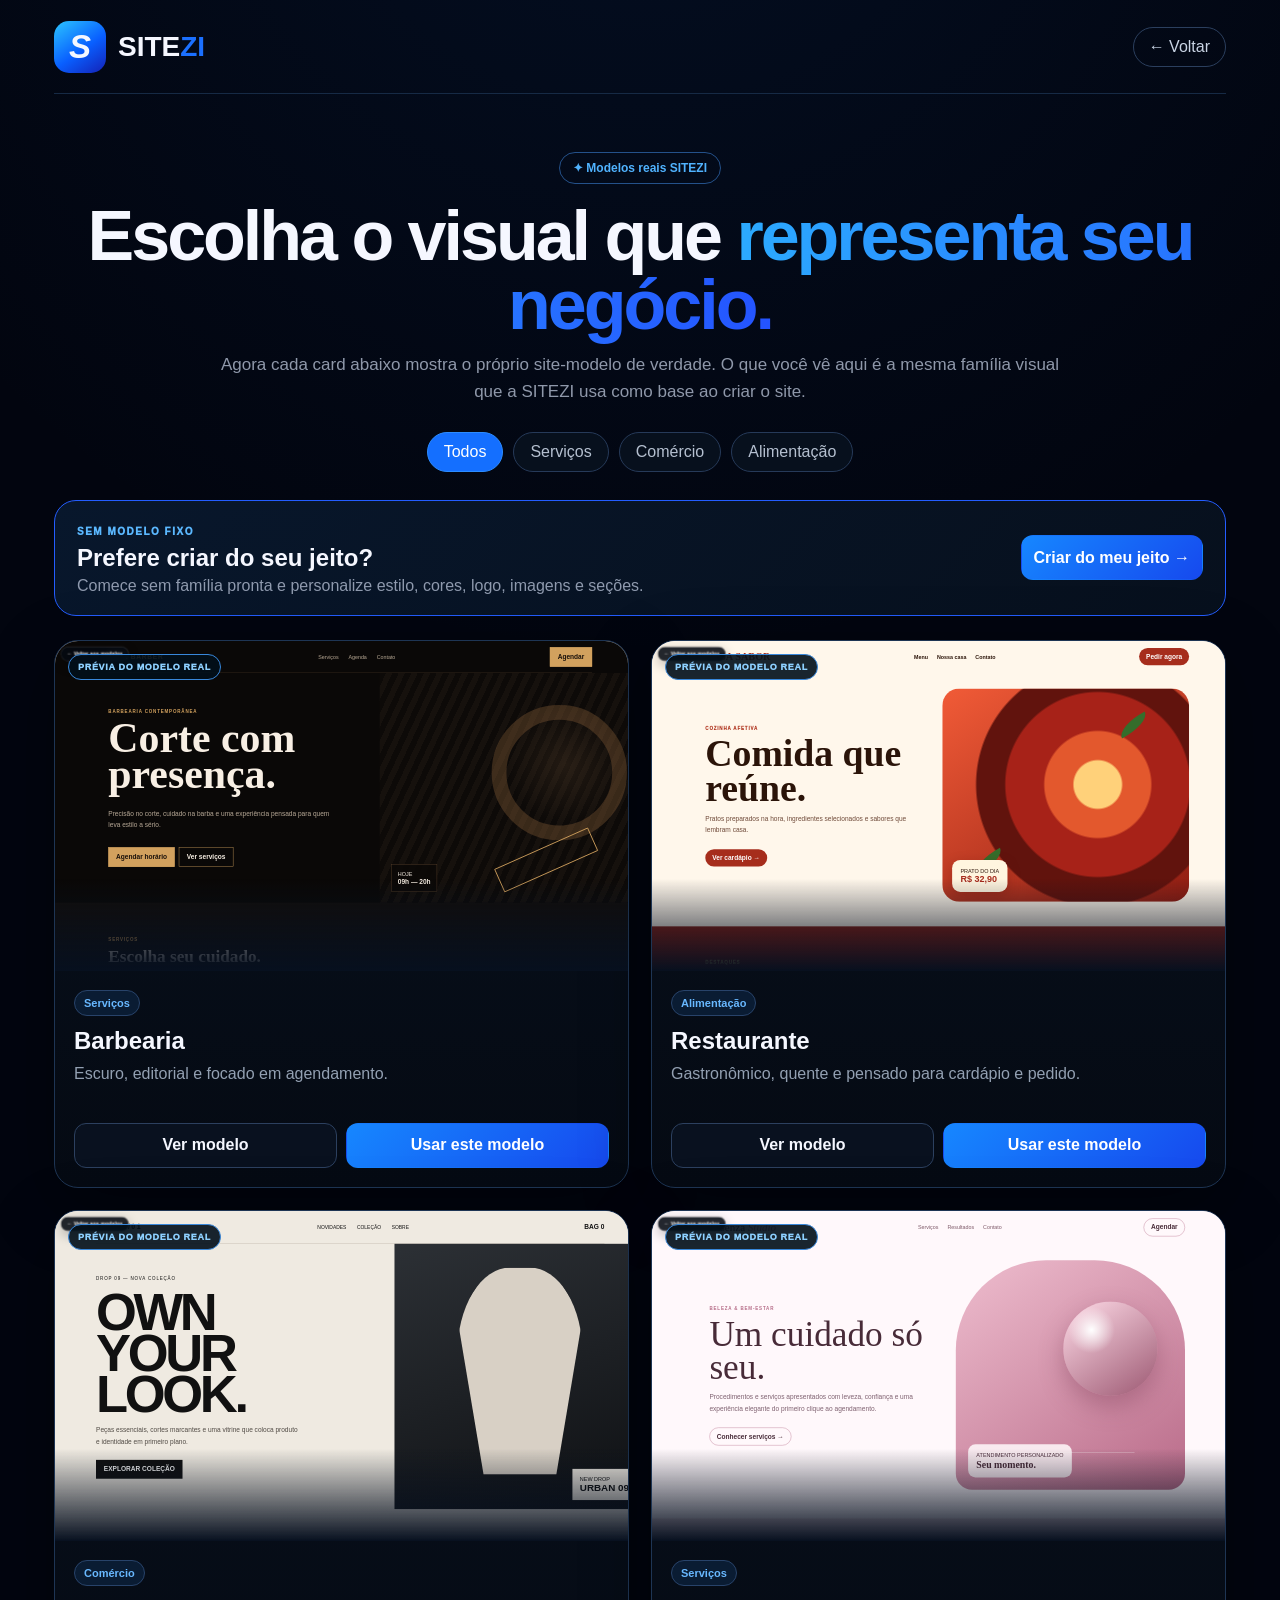
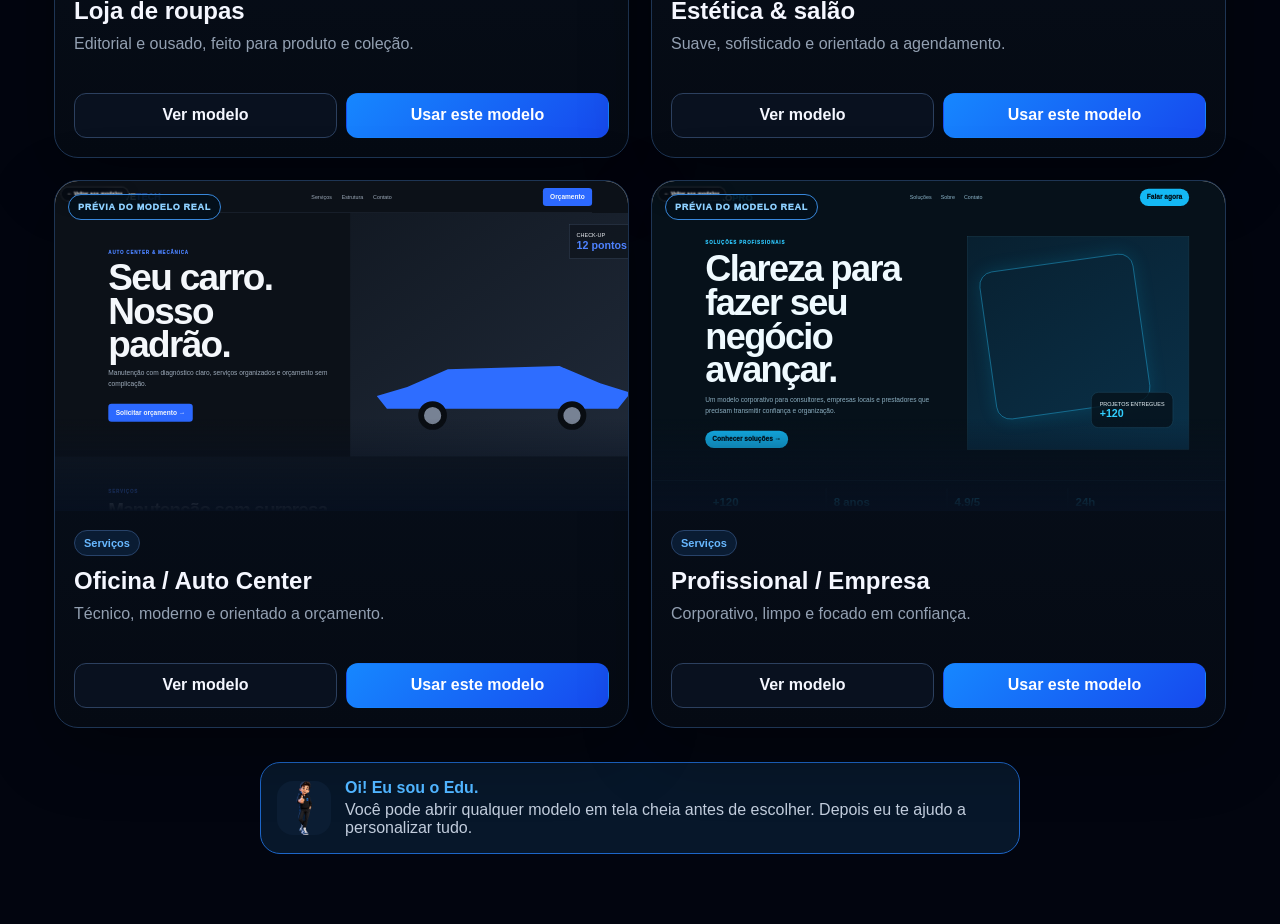
<file: modelos.html>
<!doctype html><html lang="pt-BR"><head>
<meta charset="utf-8"><meta name="viewport" content="width=device-width,initial-scale=1,viewport-fit=cover">
<meta name="theme-color" content="#02050f"><title>SITEZI — Escolha seu modelo</title>
<link rel="stylesheet" href="modelos.css?v=3.1">
</head><body><main class="page-shell">
<header class="models-header"><a class="brand" href="index.html"><div class="brand-mark">S</div><div class="brand-name">SITE<span>ZI</span></div></a><a class="back-link" href="index.html">← Voltar</a></header>
<section class="intro"><div class="eyebrow">✦ Modelos reais SITEZI</div><h1>Escolha o visual que <span>representa seu negócio.</span></h1><p>Agora cada card abaixo mostra o próprio site-modelo de verdade. O que você vê aqui é a mesma família visual que a SITEZI usa como base ao criar o site.</p><div class="filter-row"><button class="filter-btn active" data-filter="todos">Todos</button><button class="filter-btn" data-filter="servicos">Serviços</button><button class="filter-btn" data-filter="comercio">Comércio</button><button class="filter-btn" data-filter="alimentacao">Alimentação</button></div></section>
<section class="custom-path"><div><span>SEM MODELO FIXO</span><h2>Prefere criar do seu jeito?</h2><p>Comece sem família pronta e personalize estilo, cores, logo, imagens e seções.</p></div><button class="btn primary custom-model">Criar do meu jeito →</button></section>
<section class="models-grid">
    <article class="model-card" data-category="servicos">
      <div class="live-preview">
        <iframe src="modelo-barbearia.html" title="Prévia Barbearia" loading="lazy" tabindex="-1"></iframe>
        <div class="preview-shield"></div>
        <span class="real-badge">PRÉVIA DO MODELO REAL</span>
      </div>
      <div class="card-body">
        <div><span class="tag">Serviços</span><h2>Barbearia</h2><p>Escuro, editorial e focado em agendamento.</p></div>
        <div class="card-actions"><a href="modelo-barbearia.html" class="btn secondary">Ver modelo</a><button class="btn primary choose-model" data-preset="barber-signature" data-business="Barbearia">Usar este modelo</button></div>
      </div>
    </article>
    <article class="model-card" data-category="alimentacao">
      <div class="live-preview">
        <iframe src="modelo-restaurante.html" title="Prévia Restaurante" loading="lazy" tabindex="-1"></iframe>
        <div class="preview-shield"></div>
        <span class="real-badge">PRÉVIA DO MODELO REAL</span>
      </div>
      <div class="card-body">
        <div><span class="tag">Alimentação</span><h2>Restaurante</h2><p>Gastronômico, quente e pensado para cardápio e pedido.</p></div>
        <div class="card-actions"><a href="modelo-restaurante.html" class="btn secondary">Ver modelo</a><button class="btn primary choose-model" data-preset="restaurant-flavor" data-business="Restaurante">Usar este modelo</button></div>
      </div>
    </article>
    <article class="model-card" data-category="comercio">
      <div class="live-preview">
        <iframe src="modelo-loja.html" title="Prévia Loja de roupas" loading="lazy" tabindex="-1"></iframe>
        <div class="preview-shield"></div>
        <span class="real-badge">PRÉVIA DO MODELO REAL</span>
      </div>
      <div class="card-body">
        <div><span class="tag">Comércio</span><h2>Loja de roupas</h2><p>Editorial e ousado, feito para produto e coleção.</p></div>
        <div class="card-actions"><a href="modelo-loja.html" class="btn secondary">Ver modelo</a><button class="btn primary choose-model" data-preset="fashion-urban" data-business="Moda e Vestuário">Usar este modelo</button></div>
      </div>
    </article>
    <article class="model-card" data-category="servicos">
      <div class="live-preview">
        <iframe src="modelo-estetica.html" title="Prévia Estética & salão" loading="lazy" tabindex="-1"></iframe>
        <div class="preview-shield"></div>
        <span class="real-badge">PRÉVIA DO MODELO REAL</span>
      </div>
      <div class="card-body">
        <div><span class="tag">Serviços</span><h2>Estética & salão</h2><p>Suave, sofisticado e orientado a agendamento.</p></div>
        <div class="card-actions"><a href="modelo-estetica.html" class="btn secondary">Ver modelo</a><button class="btn primary choose-model" data-preset="beauty-essence" data-business="Salão de Beleza">Usar este modelo</button></div>
      </div>
    </article>
    <article class="model-card" data-category="servicos">
      <div class="live-preview">
        <iframe src="modelo-oficina.html" title="Prévia Oficina / Auto Center" loading="lazy" tabindex="-1"></iframe>
        <div class="preview-shield"></div>
        <span class="real-badge">PRÉVIA DO MODELO REAL</span>
      </div>
      <div class="card-body">
        <div><span class="tag">Serviços</span><h2>Oficina / Auto Center</h2><p>Técnico, moderno e orientado a orçamento.</p></div>
        <div class="card-actions"><a href="modelo-oficina.html" class="btn secondary">Ver modelo</a><button class="btn primary choose-model" data-preset="auto-drive" data-business="Oficina Mecânica">Usar este modelo</button></div>
      </div>
    </article>
    <article class="model-card" data-category="servicos">
      <div class="live-preview">
        <iframe src="modelo-profissional.html" title="Prévia Profissional / Empresa" loading="lazy" tabindex="-1"></iframe>
        <div class="preview-shield"></div>
        <span class="real-badge">PRÉVIA DO MODELO REAL</span>
      </div>
      <div class="card-body">
        <div><span class="tag">Serviços</span><h2>Profissional / Empresa</h2><p>Corporativo, limpo e focado em confiança.</p></div>
        <div class="card-actions"><a href="modelo-profissional.html" class="btn secondary">Ver modelo</a><button class="btn primary choose-model" data-preset="professional-neo" data-business="Prestador de Serviços">Usar este modelo</button></div>
      </div>
    </article></section>
<section class="edu-tip"><div class="edu-avatar">👋</div><div><strong>Oi! Eu sou o Edu.</strong><p>Você pode abrir qualquer modelo em tela cheia antes de escolher. Depois eu te ajudo a personalizar tudo.</p></div></section>
</main>
<div class="selection-modal" id="selectionModal" aria-hidden="true"><div class="modal-card"><button class="modal-close" id="modalClose">×</button><div class="modal-icon">✓</div><h3 id="selectedTitle">Modelo selecionado</h3><p>Esse modelo será usado como família visual e receberá os seus dados e uma variação própria.</p><a href="index.html" id="continueButton" class="btn primary big">Continuar →</a></div></div>
<script src="modelos.js?v=3"></script></body></html>
</file>
<file: modelos.css>
:root{--bg:#02050f;--panel:#07101f;--line:#1a3154;--blue:#1677ff;--text:#f5f7ff;--muted:#8f98aa}*{box-sizing:border-box}body{margin:0;background:radial-gradient(circle at 50% -10%,#0e4ea222,transparent 32%),#02050f;color:var(--text);font-family:Inter,Arial,sans-serif}a{text-decoration:none;color:inherit}button{font:inherit}.page-shell{width:min(1220px,100%);margin:auto;padding:0 24px 70px}.models-header{min-height:94px;display:flex;align-items:center;justify-content:space-between;border-bottom:1px solid #162a45}.brand{display:flex;align-items:center;gap:12px;font-weight:900}.brand-mark{width:52px;height:52px;border-radius:15px;display:grid;place-items:center;background:linear-gradient(145deg,#2bc5ff,#095fff 55%,#1421b6);font-size:33px;font-style:italic}.brand-name{font-size:28px}.brand-name span{color:#1b70ff}.back-link{padding:10px 15px;border:1px solid #2b3f5e;border-radius:999px;color:#c9d4e4}.intro{text-align:center;padding:58px 0 28px}.eyebrow{display:inline-flex;padding:8px 13px;border:1px solid #24518a;border-radius:999px;color:#50b3ff;font-size:12px;font-weight:900}.intro h1{font-size:clamp(42px,6vw,70px);line-height:.98;letter-spacing:-3px;margin:18px 0 12px}.intro h1 span{background:linear-gradient(90deg,#2cabff,#2453ff);-webkit-background-clip:text;color:transparent}.intro p{max-width:850px;margin:auto;color:var(--muted);font-size:17px;line-height:1.6}.filter-row{display:flex;justify-content:center;gap:10px;flex-wrap:wrap;margin-top:26px}.filter-btn{border:1px solid #263a59;background:#07101d;color:#b5c0d0;border-radius:999px;padding:10px 16px;cursor:pointer}.filter-btn.active{background:#146fff;color:white;border-color:#2c8cff}.custom-path{margin-bottom:24px;padding:20px 22px;border:1px solid #245dff;border-radius:22px;background:linear-gradient(135deg,#08172c,#07101d);display:flex;justify-content:space-between;align-items:center;gap:20px}.custom-path span{font-size:10px;font-weight:950;letter-spacing:1.5px;color:#5bb8ff}.custom-path h2{margin:5px 0;font-size:24px}.custom-path p{margin:0;color:#8f9aae}.models-grid{display:grid;grid-template-columns:repeat(2,minmax(0,1fr));gap:22px}.model-card{overflow:hidden;border:1px solid #1e3554;background:linear-gradient(180deg,#08111e,#050a13);border-radius:24px;box-shadow:0 20px 70px #0005}.live-preview{position:relative;height:330px;overflow:hidden;background:#fff}.live-preview iframe{position:absolute;left:0;top:0;width:1440px;height:900px;border:0;transform:scale(.41);transform-origin:top left;pointer-events:none}.preview-shield{position:absolute;inset:0;background:linear-gradient(transparent 72%,#07101f 100%);pointer-events:none}.real-badge{position:absolute;left:13px;top:13px;z-index:2;padding:7px 9px;border-radius:999px;background:#03101be8;border:1px solid #3887da;color:#8dd0ff;font-size:9px;font-weight:950;letter-spacing:.7px}.card-body{padding:19px}.tag{display:inline-flex;padding:6px 9px;border-radius:999px;border:1px solid #28436a;color:#68b8ff;background:#0a1c33;font-size:11px;font-weight:800}.card-body h2{font-size:24px;margin:11px 0 7px}.card-body p{margin:0;color:#93a0b2;line-height:1.5;min-height:44px}.card-actions{display:grid;grid-template-columns:1fr 1fr;gap:9px;margin-top:17px}.btn{min-height:45px;border-radius:12px;display:flex;align-items:center;justify-content:center;padding:10px 12px;font-weight:900;cursor:pointer;border:1px solid transparent}.btn.secondary{background:#09111f;border-color:#2c405f}.btn.primary{background:linear-gradient(135deg,#1687ff,#1649ee);color:#fff}.btn.big{min-height:52px}.edu-tip{margin:34px auto 0;max-width:760px;display:flex;gap:14px;align-items:center;border:1px solid #1d66c8;background:#07172a;border-radius:20px;padding:16px}.edu-avatar{width:54px;height:54px;border-radius:16px;overflow:hidden;flex:0 0 54px;background:#123eff}.edu-avatar img{width:100%;height:100%;object-fit:contain;object-position:center bottom;display:block;background:#0b1d33}.edu-tip strong{color:#50b4ff}.edu-tip p{margin:4px 0 0;color:#c1ccdc}.selection-modal{position:fixed;inset:0;z-index:100;display:grid;place-items:center;background:#000b;backdrop-filter:blur(10px);opacity:0;visibility:hidden;transition:.2s;padding:20px}.selection-modal.open{opacity:1;visibility:visible}.modal-card{position:relative;width:min(430px,100%);background:#081322;border:1px solid #2463d1;border-radius:24px;padding:28px;text-align:center}.modal-close{position:absolute;right:12px;top:10px;width:36px;height:36px;border-radius:50%;border:1px solid #33475f;background:#0a1320;color:#fff;font-size:24px}.modal-icon{width:56px;height:56px;border-radius:50%;background:#135fff;display:grid;place-items:center;margin:auto;font-size:27px;font-weight:900}.modal-card h3{font-size:25px}.modal-card p{color:#9aa8ba;line-height:1.5}.hidden{display:none!important}
@media(max-width:930px){.models-grid{grid-template-columns:1fr}.live-preview{height:320px}.live-preview iframe{transform:scale(.405)}}
@media(max-width:620px){.page-shell{padding:0 14px 50px}.models-header{min-height:82px}.intro{text-align:left;padding:40px 0 24px}.intro h1{font-size:45px}.filter-row{justify-content:flex-start;overflow:auto;flex-wrap:nowrap}.filter-btn{white-space:nowrap}.custom-path{display:grid}.live-preview{height:265px}.live-preview iframe{width:1200px;height:780px;transform:scale(.32)}.card-actions{grid-template-columns:1fr}.edu-tip{align-items:flex-start}}
</file>
